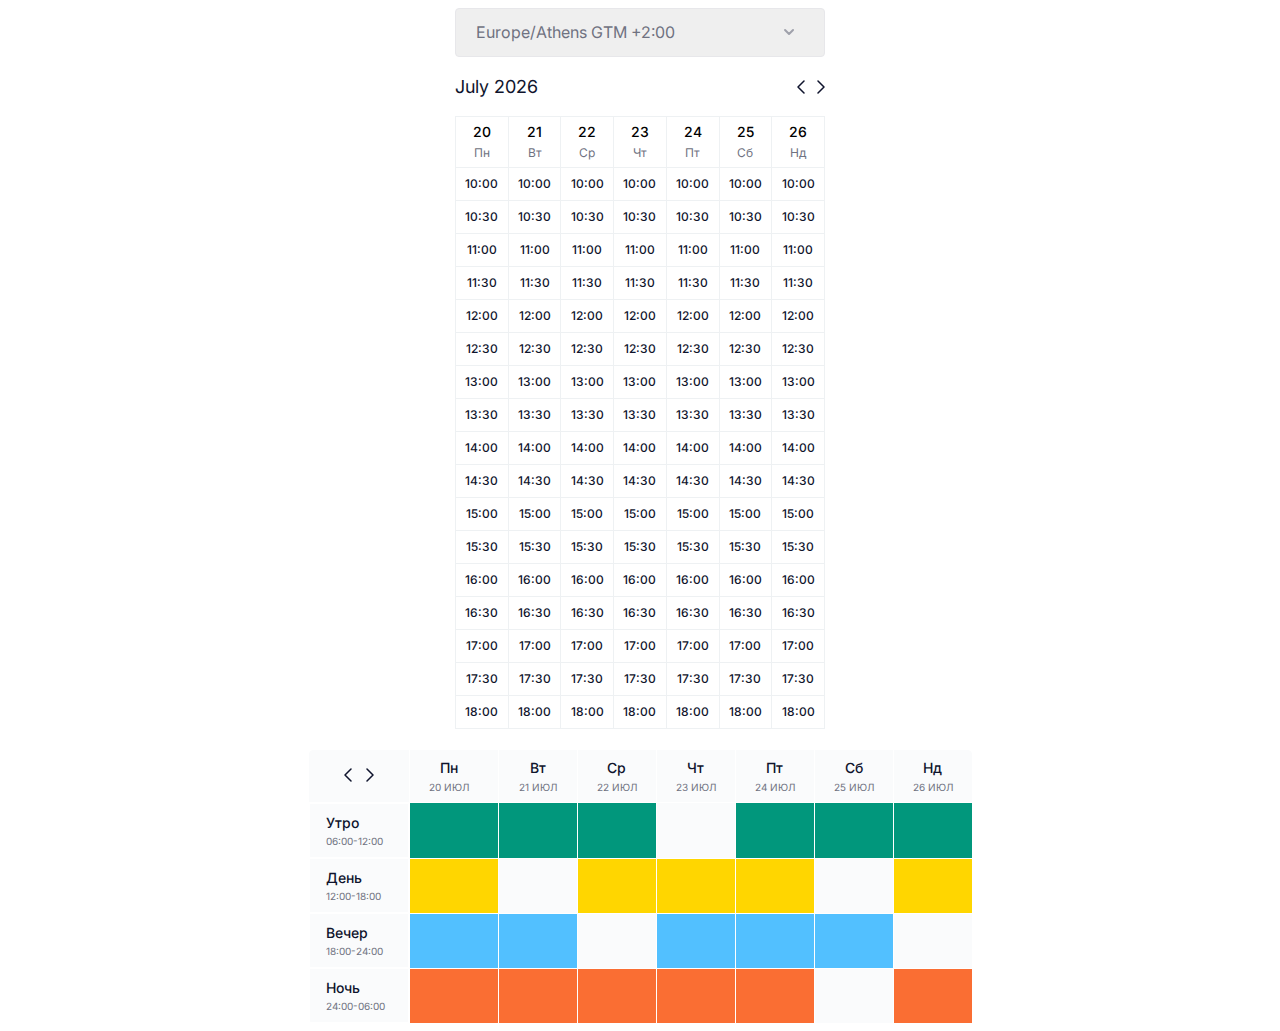
<file: index.html>
<!DOCTYPE html>
<html lang="en">

<head>
    <meta charset="UTF-8">
    <meta http-equiv="X-UA-Compatible" content="IE=edge">
    <meta name="viewport" content="width=device-width, initial-scale=1.0">
    <title>Document</title>
    <link rel="preconnect" href="https://fonts.gstatic.com">
    <link href="https://fonts.googleapis.com/css2?family=Inter:wght@400;500&display=swap" rel="stylesheet">
    <link rel="stylesheet" href="./style.css">
</head>

<body>
    <div class="calendar_first">
        
        <div class="timezone__block calendar-timezone">
            <i class="caret">
                <svg width="20" height="14" viewBox="0 0 20 14" fill="none" xmlns="http://www.w3.org/2000/svg">
                    <path d="M6.0372 5L10.0372 9L14.0372 5" stroke="#9FA1AB" stroke-width="2" stroke-linecap="round" stroke-linejoin="round"/>
                </svg>
            </i>
            <select name="Timezone" id="" class="timezone timezone__select">
                <option class="timezone__option" value="2" selected>Europe/Athens GTM +2:00</option>
                <option class="timezone__option" value="1"></option>
            </select>
        </div>

        <div class="title__block calendar-title">

            <div class="date-info">
                <span class="month" id="month1">February</span>
                <span class="year" id="year1">2020</span>
            </div>

            <div class="date-nav">

                <button class="date-nav__btn1 prev">
                    <i>
                        <svg width="8" height="14" viewBox="0 0 8 14" fill="none" xmlns="http://www.w3.org/2000/svg">
                            <path d="M7 1L1 7L7 13" stroke="#0F142D" stroke-width="1.5" stroke-linecap="round" stroke-linejoin="round"/>
                        </svg>
                    </i>
                </button>

                <button class="date-nav__btn1 next">
                    <i>
                        <svg width="8" height="14" viewBox="0 0 8 14" fill="none" xmlns="http://www.w3.org/2000/svg">
                            <path d="M1 1L7 7L1 13" stroke="#0F142D" stroke-width="1.5" stroke-linecap="round" stroke-linejoin="round"/>
                        </svg>
                    </i>
                </button>

            </div>

        </div>

        <div class="calendar-table__block">
            <table class="calendar-table" bordercolor = '#EEF1F3'
            border="1" width = '100%' cellspacing="0" cellpadding="0" >
                <thead>
                    <tr>
                        <th>
                            <div class="day-num" id = 'monNum1'>4</div>
                            <div class="day">Пн</div>
                        </th>
                        <th>
                            <div class="day-num" id = 'tueNum1'>5</div>
                            <div class="day">Вт</div>
                        </th>
                        <th>    
                            <div class="day-num" id = 'wedNum1'>6</div>
                            <div class="day">Ср</div>
                        </th>
                        <th>
                            <div class="day-num" id = 'thuNum1'>7</div>
                            <div class="day" >Чт</div>
                        </th>
                        <th>
                            <div class="day-num" id = 'friNum1'>8</div>
                            <div class="day">Пт</div>
                        </th>
                        <th>
                            <div class="day-num" id = 'satNum1'>9</div>
                            <div class="day">Сб</div>
                        </th>
                        <th>
                            <div class="day-num" id = 'sunNum1'>10</div>
                            <div class="day">Нд</div>
                        </th>
                    </tr>
                </thead>
                <tbody>
                    <tr>
                        <td class="time">10:00</td>
                        <td class="time">10:00</td>
                        <td class="time">10:00</td>
                        <td class="time">10:00</td>
                        <td class="time">10:00</td>
                        <td class="time">10:00</td>
                        <td class="time">10:00</td>
                    </tr>
                    <tr>
                        <td class="time">10:30</td>
                        <td class="time">10:30</td>
                        <td class="time">10:30</td>
                        <td class="time">10:30</td>
                        <td class="time">10:30</td>
                        <td class="time">10:30</td>
                        <td class="time">10:30</td>
                    </tr>
                    <tr>
                        <td class="time">11:00</td>
                        <td class="time">11:00</td>
                        <td class="time">11:00</td>
                        <td class="time">11:00</td>
                        <td class="time">11:00</td>
                        <td class="time">11:00</td>
                        <td class="time">11:00</td>
                    </tr>
                    <tr>
                        <td class="time">11:30</td>
                        <td class="time">11:30</td>
                        <td class="time">11:30</td>
                        <td class="time">11:30</td>
                        <td class="time">11:30</td>
                        <td class="time">11:30</td>
                        <td class="time">11:30</td>
                    </tr>
                    <tr>
                        <td class="time">12:00</td>
                        <td class="time">12:00</td>
                        <td class="time">12:00</td>
                        <td class="time">12:00</td>
                        <td class="time">12:00</td>
                        <td class="time">12:00</td>
                        <td class="time">12:00</td>

                    </tr>
                    <tr>
                        <td class="time">12:30</td>
                        <td class="time">12:30</td>
                        <td class="time">12:30</td>
                        <td class="time">12:30</td>
                        <td class="time">12:30</td>
                        <td class="time">12:30</td>
                        <td class="time">12:30</td>
                    </tr>
                    <tr>
                        <td class="time">13:00</td>
                        <td class="time">13:00</td>
                        <td class="time">13:00</td>
                        <td class="time">13:00</td>
                        <td class="time">13:00</td>
                        <td class="time">13:00</td>
                        <td class="time">13:00</td>
                    </tr>
                    <tr>
                        <td class="time">13:30</td>
                        <td class="time">13:30</td>
                        <td class="time">13:30</td>
                        <td class="time">13:30</td>
                        <td class="time">13:30</td>
                        <td class="time">13:30</td>
                        <td class="time">13:30</td>

                    </tr>
                    <tr>
                        <td class="time">14:00</td>
                        <td class="time">14:00</td>
                        <td class="time">14:00</td>
                        <td class="time">14:00</td>
                        <td class="time">14:00</td>
                        <td class="time">14:00</td>
                        <td class="time">14:00</td>
                    </tr>
                    <tr>
                        <td class="time">14:30</td>
                        <td class="time">14:30</td>
                        <td class="time">14:30</td>
                        <td class="time">14:30</td>
                        <td class="time">14:30</td>
                        <td class="time">14:30</td>
                        <td class="time">14:30</td>
                    </tr>

                    <tr>
                        <td class="time">15:00</td>
                        <td class="time">15:00</td>
                        <td class="time">15:00</td>
                        <td class="time">15:00</td>
                        <td class="time">15:00</td>
                        <td class="time">15:00</td>
                        <td class="time">15:00</td>
                    </tr>

                    <tr>
                        <td class="time">15:30</td>
                        <td class="time">15:30</td>
                        <td class="time">15:30</td>
                        <td class="time">15:30</td>
                        <td class="time">15:30</td>
                        <td class="time">15:30</td>
                        <td class="time">15:30</td>
                    </tr>

                    <tr>
                        <td class="time">16:00</td>
                        <td class="time">16:00</td>
                        <td class="time">16:00</td>
                        <td class="time">16:00</td>
                        <td class="time">16:00</td>
                        <td class="time">16:00</td>
                        <td class="time">16:00</td>
                    </tr>

                    <tr>
                        <td class="time">16:30</td>
                        <td class="time">16:30</td>
                        <td class="time">16:30</td>
                        <td class="time">16:30</td>
                        <td class="time">16:30</td>
                        <td class="time">16:30</td>
                        <td class="time">16:30</td>
                    </tr>

                    <tr>
                        <td class="time">17:00</td>
                        <td class="time">17:00</td>
                        <td class="time">17:00</td>
                        <td class="time">17:00</td>
                        <td class="time">17:00</td>
                        <td class="time">17:00</td>
                        <td class="time">17:00</td>
                    </tr>

                    <tr>
                        <td class="time">17:30</td>
                        <td class="time">17:30</td>
                        <td class="time">17:30</td>
                        <td class="time">17:30</td>
                        <td class="time">17:30</td>
                        <td class="time">17:30</td>
                        <td class="time">17:30</td>
                    </tr>

                    <tr>
                        <td class="time">18:00</td>
                        <td class="time">18:00</td>
                        <td class="time">18:00</td>
                        <td class="time">18:00</td>
                        <td class="time">18:00</td>
                        <td class="time">18:00</td>
                        <td class="time">18:00</td>
                    </tr>

                </tbody>
               
            </table>
        </div>

    </div>
    
    <div class="calendar_second">
        <table class="calendar-table" bordercolor='#FFFFFF' border="1" width='100%' cellspacing="0" cellpadding="0">
            <tbody>
                <tr>
                    <th class="left">
                        <button class="date-nav__btn prev">
                            <i>
                                <svg width="8" height="14" viewBox="0 0 8 14" fill="none"
                                    xmlns="http://www.w3.org/2000/svg">
                                    <path d="M7 1L1 7L7 13" stroke="#0F142D" stroke-width="1.5" stroke-linecap="round"
                                        stroke-linejoin="round" />
                                </svg>
                            </i>
                        </button>

                        <button class="date-nav__btn next">
                            <i>
                                <svg width="8" height="14" viewBox="0 0 8 14" fill="none"
                                    xmlns="http://www.w3.org/2000/svg">
                                    <path d="M1 1L7 7L1 13" stroke="#0F142D" stroke-width="1.5" stroke-linecap="round"
                                        stroke-linejoin="round" />
                                </svg>
                            </i>
                        </button>
                    </th>

                    <th class="day__th">
                        <div class="day"  width = '79'>Пн</div>
                        <div class="date" >
                            <span id="monNum"  class="day-num">10</span>
                            <span id="monMonth"  class="month" id="month">Фев</span>
                        </div>
                    </th>

                    <th class="day__th" width = '79'>
                        <div class="day" id="tue" >Вт</div>
                        <div class="date">
                            <span   id="tueNum" class="day-num">11</span>
                            <span id="tueMonth" class="month" id="month">Фев</span>
                        </div>
                    </th>

                    <th class="day__th"  width = '79'>

                        <div class="day" id="wed">Ср</div>
                        <div class="date">
                            <span id="wedNum" class="day-num">12</span>
                            <span id="wedMonth" class="month" id="month">Фев</span>
                        </div>
                    </th>

                    <th class="day__th" width = '79'>

                        <div class="day"  id="thu" >Чт</div>
                        <div class="date">
                            <span id="thuNum" class="day-num">13</span>
                            <span id="thuMonth" class="month" id="month">Фев</span>
                        </div>
                    </th>

                    <th class="day__th" width = '79'>

                        <div class="day" id="fri" >Пт</div>
                        <div class="date">
                            <span id="friNum"  class="day-num">14</span>
                            <span id="friMonth" class="month" id="month">Фев</span>
                        </div>
                    </th>

                    <th class="day__th" width = '79'>

                        <div class="day" id ='sat'>Сб</div>
                        <div class="date">
                            <span id="satNum"  class="day-num">15</span>
                            <span id="satMonth" class="month" id="month">Фев</span>
                        </div>
                    </th>

                    <th class="day__th" width = '79'>
                        <div class="day" id="sun">Нд</div>
                        <div class="date">
                            <span id="sunNum"  class="day-num">16</span>
                            <span id="sunMonth" class="month" id="month">Фев</span>
                        </div>
                    </th>

                </tr>

                <tr >
                    <td class="day-part">
                        <span class="day-part_name">Утро</span>
                        <span class="day-part_time">06:00-12:00</span>
                    </td>
                    <td class="date-item morning"></td>
                    <td class="date-item morning"></td>
                    <td class="date-item morning"></td>
                    <td class="date-item morning disabled"></td>
                    <td class="date-item morning"></td>
                    <td class="date-item morning"></td>
                    <td class="date-item morning"></td>
                </tr>

                <tr>
                    <td class="day-part">
                        <span class="day-part_name">День</span>
                        <span class="day-part_time">12:00-18:00</span>
                    </td>
                    <td class="date-item daytime"></td>
                    <td class="date-item daytime disabled"></td>
                    <td class="date-item daytime"></td>
                    <td class="date-item daytime"></td>
                    <td class="date-item daytime"></td>
                    <td class="date-item daytime disabled"></td>
                    <td class="date-item daytime"></td>

                </tr>

                <tr>
                    <td class="day-part">
                        <span class="day-part_name">Вечер</span>
                        <span class="day-part_time">18:00-24:00</span>
                    </td>
                    <td class="date-item evening"></td>
                    <td class="date-item evening"></td>
                    <td class="date-item evening disabled"></td>
                    <td class="date-item evening"></td>
                    <td class="date-item evening"></td>
                    <td class="date-item evening"></td>
                    <td class="date-item evening disabled"></td>
                </tr>

                <tr>
                    <td class="day-part">
                        <span class="day-part_name">Ночь</span>
                        <span class="day-part_time">24:00-06:00</span>
                    </td>
                    <td class="date-item night"></td>
                    <td class="date-item night"></td>
                    <td class="date-item night"></td>
                    <td class="date-item night"></td>
                    <td class="date-item night"></td>
                    <td class="date-item night disabled"></td>
                    <td class="date-item night"></td>
                </tr>
            </tbody>
            <thead></thead>
        </table>
    </div>

    <script src="./main.js"></script>
</body>

</html>
</file>
<file: style.css>
.calendar_first *,
.calendar_first *::after,
.calendar_first *::before {
  -webkit-box-sizing: border-box;
          box-sizing: border-box;
}

.calendar_first i {
  display: -webkit-box;
  display: -ms-flexbox;
  display: flex;
  -webkit-box-align: center;
      -ms-flex-align: center;
          align-items: center;
  -webkit-box-pack: center;
      -ms-flex-pack: center;
          justify-content: center;
}

.calendar_first {
  max-width: 370px;
  max-height: 722px;
  margin: 0 auto;
}

.calendar_first .timezone__block {
  position: relative;
}

.calendar_first .caret {
  position: absolute;
  right: 7%;
  top: 35%;
}

.calendar_first .timezone__select {
  -moz-appearance: none;
  -webkit-appearance: none;
  appearance: none;
  border-radius: 4px;
  border: 1px solid #E7E7EA;
  width: 100%;
  font-family: Inter;
  font-style: normal;
  font-weight: normal;
  font-size: 16px;
  line-height: 19px;
  padding: 14px 43px 14px 20px;
  color: #6F7281;
}

.calendar_first .calendar-title {
  display: -webkit-box;
  display: -ms-flexbox;
  display: flex;
  -webkit-box-align: center;
      -ms-flex-align: center;
          align-items: center;
  -webkit-box-pack: justify;
      -ms-flex-pack: justify;
          justify-content: space-between;
}

.calendar_first .date-info {
  padding: 16px 0;
  font-family: Inter;
  font-style: normal;
  font-weight: normal;
  font-size: 18px;
  line-height: 27px;
  color: #0F142D;
}

.calendar_first .date-nav {
  width: 28px;
  display: -webkit-box;
  display: -ms-flexbox;
  display: flex;
  -webkit-box-align: center;
      -ms-flex-align: center;
          align-items: center;
  -webkit-box-pack: justify;
      -ms-flex-pack: justify;
          justify-content: space-between;
}

.calendar_first .date-nav__btn1 {
  cursor: pointer;
  appearance: none;
  -moz-appearance: none;
  -webkit-appearance: none;
  padding: 0;
  border: none;
  outline: none;
  background-color: transparent;
}

.calendar_first .calendar-table {
  border-collapse: collapse;
  border-radius: 8px;
  background: #FFFFFF;
}

.calendar_first .calendar-table th {
  padding: 4px 4px;
}

.calendar_first .day-num {
  font-family: Inter;
  font-style: normal;
  font-weight: 500;
  font-size: 14px;
  line-height: 21px;
  text-align: center;
  text-transform: capitalize;
  color: #000000;
}

.calendar_first .day {
  font-family: Inter;
  font-style: normal;
  font-weight: normal;
  font-size: 12px;
  line-height: 21px;
  text-align: center;
  text-transform: capitalize;
  color: #6F7281;
}

.calendar_first .time {
  cursor: pointer;
  font-family: Inter;
  font-style: normal;
  font-weight: 500;
  font-size: 12px;
  line-height: 16px;
  padding: 8px 8px;
  text-align: center;
  color: #0F142D;
}

.calendar_first .time.active {
  background-color: #58BC82;
  color: #FFFFFF;
}




.calendar_second *,
.calendar_second *::after,
.calendar_second *::before {
  -webkit-box-sizing: border-box;
          box-sizing: border-box;
}

.calendar_second {
  font-family: Inter;
  max-width: 665px;
  max-height: 274px;
  border-radius: 8px;
  margin: 0 auto;
  margin-top: 20px;
}

.calendar_second .calendar-table {
  background: #FAFBFC;
  border-collapse: collapse;
  border-radius: 8px;
}

.calendar_second .calendar-table td {
  text-align: left;
}

.calendar_second .day__th {
  max-width: 79px;
}

.calendar_second .date-nav {
  width: 28px;
  display: -webkit-box;
  display: -ms-flexbox;
  display: flex;
  -webkit-box-align: center;
      -ms-flex-align: center;
          align-items: center;
  -webkit-box-pack: justify;
      -ms-flex-pack: justify;
          justify-content: space-between;
  -webkit-box-orient: horizontal;
  -webkit-box-direction: normal;
      -ms-flex-direction: row;
          flex-direction: row;
}

.calendar_second .date-nav__btn {
  cursor: pointer;
  appearance: none;
  -moz-appearance: none;
  /* Firefox */
  -webkit-appearance: none;
  /* Safari and Chrome */
  padding: 0;
  border: none;
  outline: none;
  background-color: transparent;
}

.calendar_second .date-nav__btn.next {
  margin-left: 10px;
}

.calendar_second .day {
  max-width: 79px;
  font-family: Inter;
  font-style: normal;
  font-weight: 500;
  font-size: 14px;
  line-height: 17px;
  text-align: center;
  color: #0F142D;
}

.calendar_second .date {
  max-width: 79px;
  margin-top: 5px;
  font-family: Inter;
  font-style: normal;
  font-weight: normal;
  font-size: 10px;
  line-height: 12px;
  text-align: center;
  text-transform: uppercase;
  color: #6F7281;
}

.calendar_second .day-part {
  width: 100px;
  display: -webkit-box;
  display: -ms-flexbox;
  display: flex;
  -webkit-box-orient: vertical;
  -webkit-box-direction: normal;
      -ms-flex-direction: column;
          flex-direction: column;
  -webkit-box-align: left;
      -ms-flex-align: left;
          align-items: left;
  padding: 10px 4px 10px 16px;
}

.calendar_second .left {
  width: 100px;
  padding: 16px 0;
}

.calendar_second .day-part_name {
  font-family: Inter;
  font-style: normal;
  font-weight: 500;
  font-size: 14px;
  line-height: 17px;
  color: #0F142D;
}

.calendar_second .day-part_time {
  margin-top: 4px;
  font-family: Inter;
  font-style: normal;
  font-weight: normal;
  font-size: 10px;
  line-height: 12px;
  color: #6F7281;
}

.calendar_second .date-item {
  padding: 10px 4px 10px 16px;
}

.calendar_second .date-item.morning {
  background: #01977C;
}

.calendar_second .date-item.daytime {
  background: #FFD600;
}

.calendar_second .date-item.evening {
  background: #52C0FF;
}

.calendar_second .date-item.night {
  background: #FA6E33;
}

.calendar_second .date-item.disabled {
  background: #FAFBFC;
}
</file>
